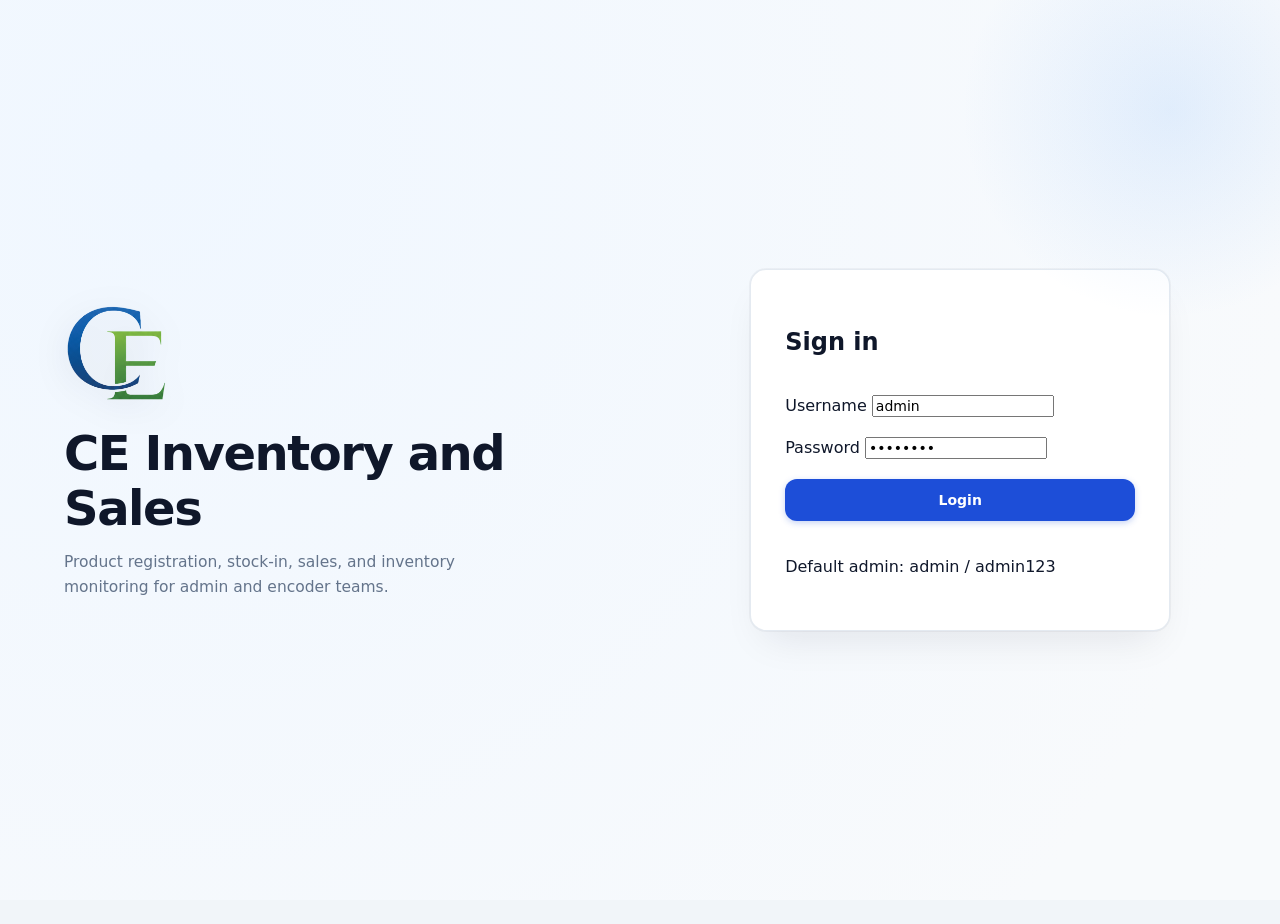
<file: Index.html>
<!doctype html>
<html>
<head>
  <meta charset="utf-8">
  <meta name="viewport" content="width=device-width, initial-scale=1">
  <title>CE Inventory and Sales</title>
  <link rel="stylesheet" href="styles.css">
</head>
<body>
  <main class="app-shell">
    <section class="login-view" id="loginView">
      <div class="brand-panel">
        <img class="brand-mark" src="assets/ce-logo.png" alt="CE logo">
        <h1>CE Inventory and Sales</h1>
        <p>Product registration, stock-in, sales, and inventory monitoring for admin and encoder teams.</p>
      </div>

      <form class="login-card" id="loginForm">
        <h2>Sign in</h2>
        <label>
          Username
          <input name="username" value="admin" required>
        </label>
        <label>
          Password
          <input name="password" type="password" value="admin123" required>
        </label>
        <button class="btn primary" type="submit">Login</button>
        <p class="form-note">Default admin: admin / admin123</p>
      </form>
    </section>

    <section class="dashboard hidden" id="dashboardView">
      <aside class="sidebar">
        <div class="sidebar-brand">
          <img src="assets/ce-logo.png" alt="CE logo">
          <div>
            <strong>CE Inventory</strong>
            <span id="roleLabel">Admin</span>
          </div>
        </div>
        <button class="nav-item active" data-view="overview">Dashboard</button>
        <button class="nav-item" data-view="products">Product Registration</button>
        <button class="nav-item" data-view="stock">Stock-In</button>
        <button class="nav-item" data-view="sales">Sales</button>
        <button class="nav-item" data-view="inventory">Inventory</button>
        <button class="nav-item admin-only" data-view="users">Users</button>
        <button class="nav-item logout" id="logoutButton">Logout</button>
      </aside>

      <section class="content">
        <header class="topbar">
          <div>
            <span class="eyebrow">Welcome</span>
            <h2 id="pageTitle">Dashboard</h2>
          </div>
          <div class="user-chip" id="userChip">Admin</div>
        </header>

        <section class="view active" id="overview">
          <div class="stat-grid">
            <article class="stat-card"><span>Products</span><strong id="statProducts">0</strong></article>
            <article class="stat-card green"><span>Total Stock</span><strong id="statStock">0</strong></article>
            <article class="stat-card"><span>Sales Amount</span><strong id="statSales">0.00</strong></article>
            <article class="stat-card alert"><span>Low Stock</span><strong id="statLow">0</strong></article>
          </div>
          <div class="panel">
            <div class="panel-head"><h3>Inventory Snapshot</h3></div>
            <div class="table-wrap">
              <table>
                <thead><tr><th>SKU</th><th>Product</th><th>Stock</th><th>Status</th></tr></thead>
                <tbody id="overviewRows"></tbody>
              </table>
            </div>
          </div>
        </section>

        <section class="view" id="products">
          <div class="panel">
            <div class="panel-head"><h3>Register Product</h3></div>
            <form class="form-grid" id="productForm">
              <input name="id" type="hidden">
              <label>SKU<input name="sku" required></label>
              <label>Product Name<input name="name" required></label>
              <label>Category<input name="category" required></label>
              <label>Unit<input name="unit" placeholder="pcs, box, kilo" required></label>
              <label>Selling Price<input name="price" type="number" min="0" step="0.01" required></label>
              <label>Beginning Stock<input name="beginningStock" type="number" min="0" required></label>
              <label>Low Stock Level<input name="lowStock" type="number" min="0" required></label>
              <label>Status<select name="status"><option>Active</option><option>Inactive</option></select></label>
              <button class="btn primary" type="submit" id="productSubmit">Save Product</button>
              <button class="btn ghost" type="button" data-reset-form="productForm">Clear</button>
            </form>
          </div>
          <div class="panel"><div class="table-wrap"><table><thead><tr><th>SKU</th><th>Name</th><th>Category</th><th>Price</th><th>Beginning</th><th>Status</th><th>Action</th></tr></thead><tbody id="productRows"></tbody></table></div></div>
        </section>

        <section class="view" id="stock">
          <div class="panel">
            <div class="panel-head"><h3>Stock-In Entry</h3></div>
            <form class="form-grid" id="stockForm">
              <label>Date<input name="date" type="date" required></label>
              <label>Product<select name="productId" required></select></label>
              <label>Quantity<input name="quantity" type="number" min="1" required></label>
              <label>Supplier<input name="supplier"></label>
              <label>Reference<input name="reference"></label>
              <button class="btn green" type="submit">Save Stock-In</button>
            </form>
          </div>
          <div class="panel"><div class="table-wrap"><table><thead><tr><th>Date</th><th>Product</th><th>Qty</th><th>Supplier</th><th>Encoded By</th></tr></thead><tbody id="stockRows"></tbody></table></div></div>
        </section>

        <section class="view" id="sales">
          <div class="panel">
            <div class="panel-head"><h3>Sales Entry</h3></div>
            <form class="form-grid" id="salesForm">
              <label>Date<input name="date" type="date" required></label>
              <label>Product<select name="productId" required></select></label>
              <label>Quantity<input name="quantity" type="number" min="1" required></label>
              <label>Price<input name="price" type="number" min="0" step="0.01"></label>
              <label>Customer<input name="customer"></label>
              <button class="btn primary" type="submit">Save Sale</button>
            </form>
          </div>
          <div class="panel"><div class="table-wrap"><table><thead><tr><th>Date</th><th>Product</th><th>Qty</th><th>Total</th><th>Encoded By</th></tr></thead><tbody id="salesRows"></tbody></table></div></div>
        </section>

        <section class="view" id="inventory">
          <div class="panel">
            <div class="panel-head"><h3>Inventory</h3><input class="search" id="inventorySearch" placeholder="Search product"></div>
            <div class="table-wrap"><table><thead><tr><th>SKU</th><th>Product</th><th>Stock-In</th><th>Sold</th><th>Current</th><th>Status</th></tr></thead><tbody id="inventoryRows"></tbody></table></div>
          </div>
        </section>

        <section class="view" id="users">
          <div class="panel">
            <div class="panel-head"><h3>Create User</h3></div>
            <form class="form-grid" id="userForm">
              <input name="id" type="hidden">
              <label>Name<input name="name" required></label>
              <label>Username<input name="username" required></label>
              <label>Password<input name="password" type="password" placeholder="Leave blank to keep current password"></label>
              <label>Role<select name="role"><option>Staff</option><option>Admin</option></select></label>
              <label>Status<select name="status"><option>Active</option><option>Inactive</option></select></label>
              <button class="btn primary" type="submit" id="userSubmit">Create User</button>
              <button class="btn ghost" type="button" data-reset-form="userForm">Clear</button>
            </form>
          </div>
          <div class="panel"><div class="table-wrap"><table><thead><tr><th>Name</th><th>Username</th><th>Role</th><th>Status</th><th>Action</th></tr></thead><tbody id="userRows"></tbody></table></div></div>
        </section>
      </section>
    </section>
  </main>
  <div class="toast" id="toast"></div>
  <script src="app.js"></script>
</body>
</html>
</file>
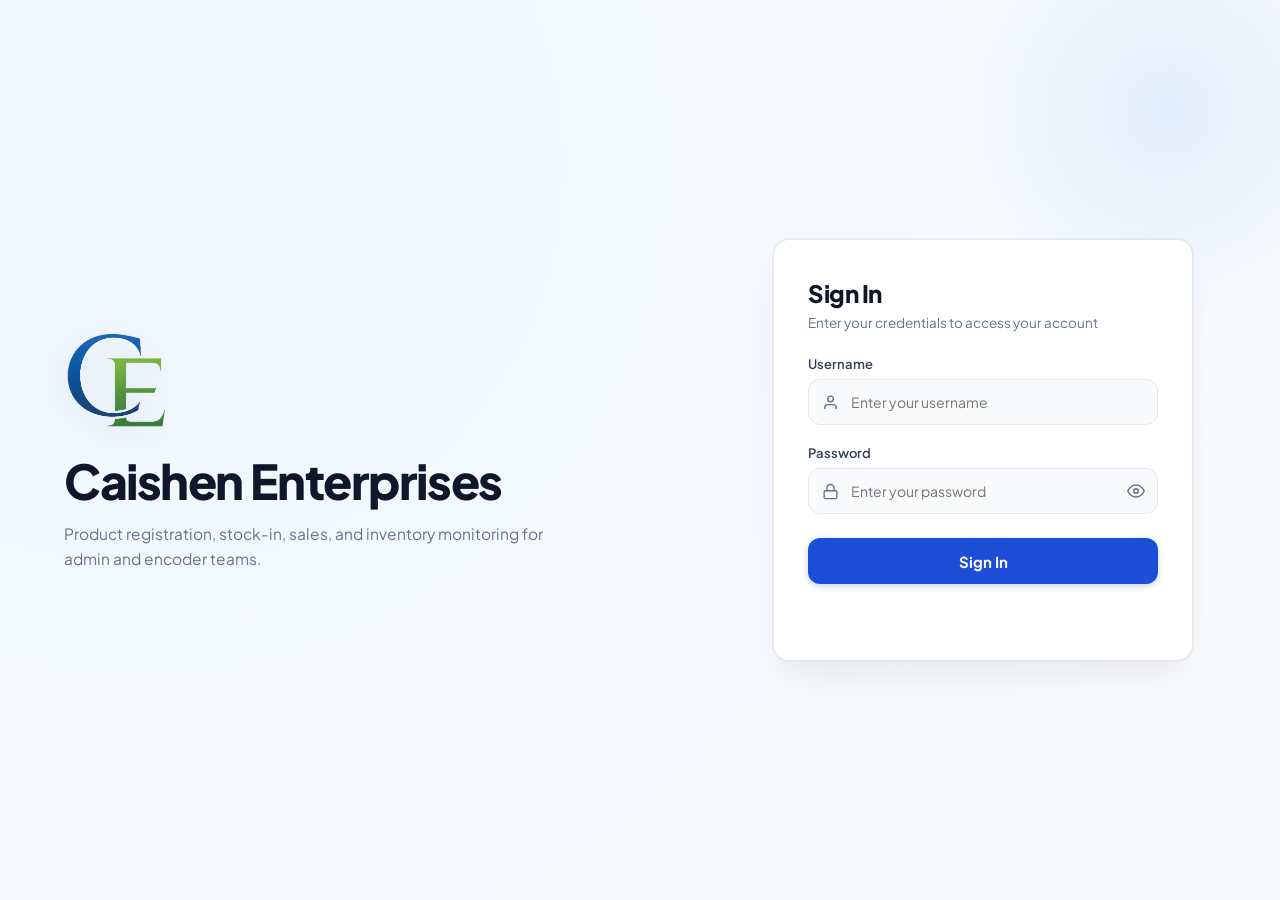
<file: index.html>
<!doctype html>
<html>
<head>
  <meta charset="utf-8">
  <meta name="viewport" content="width=device-width, initial-scale=1, viewport-fit=cover">
  <title>Caishen Enterprises</title>
  <link rel="preconnect" href="https://fonts.googleapis.com">
  <link rel="preconnect" href="https://fonts.gstatic.com" crossorigin>
  <link href="https://fonts.googleapis.com/css2?family=Plus+Jakarta+Sans:wght@400;500;600;700;800&display=swap" rel="stylesheet">
  <link rel="icon" type="image/png" href="assets/ce-logo.png">
  <link rel="apple-touch-icon" href="assets/ce-logo.png">
  <link rel="stylesheet" href="styles.css?v=20260904-0325">
</head>
<body>
  <!-- Global Loading Spinner Overlay -->
  <div class="global-loading-overlay hidden" id="globalLoadingOverlay" role="status" aria-live="polite">
    <div class="spinner-card">
      <div class="spinner-ring"></div>
      <div class="spinner-text" id="globalLoadingText">Processing request...</div>
    </div>
  </div>

  <!-- Centralized Floating Toast Notification -->
  <div class="toast-container" id="toastContainer">
    <div class="toast hidden" id="toast" role="alert">
      <span class="toast-icon" id="toastIcon">
        <svg viewBox="0 0 24 24" fill="none" stroke="currentColor" stroke-width="2.5"><polyline points="20 6 9 17 4 12"></polyline></svg>
      </span>
      <span class="toast-message" id="toastMessage"></span>
    </div>
  </div>

  <main class="app-shell">
    <section class="login-view" id="loginView">
      <div class="brand-panel">
        <img class="brand-mark" src="assets/ce-logo.png" alt="CE logo">
        <h1>Caishen Enterprises</h1>
        <p>Product registration, stock-in, sales, and inventory monitoring for admin and encoder teams.</p>
      </div>

      <div class="login-card-wrap">
        <form class="login-card" id="loginForm" method="post" action="#" onsubmit="return false;">
          <div class="card-head">
            <h2>Sign In</h2>
            <p>Enter your credentials to access your account</p>
          </div>

          <div class="form-group">
            <label for="loginUsername">Username</label>
            <div class="input-with-icon">
              <span class="field-icon">
                <svg viewBox="0 0 24 24" fill="none" stroke="currentColor" stroke-width="2">
                  <path d="M20 21v-2a4 4 0 0 0-4-4H8a4 4 0 0 0-4 4v2"></path>
                  <circle cx="12" cy="7" r="4"></circle>
                </svg>
              </span>
              <input id="loginUsername" name="username" type="text" placeholder="Enter your username" autocomplete="username" required>
            </div>
          </div>

          <div class="form-group">
            <label for="loginPassword">Password</label>
            <div class="input-with-icon password-input-wrap">
              <span class="field-icon">
                <svg viewBox="0 0 24 24" fill="none" stroke="currentColor" stroke-width="2">
                  <rect x="3" y="11" width="18" height="11" rx="2" ry="2"></rect>
                  <path d="M7 11V7a5 5 0 0 1 10 0v4"></path>
                </svg>
              </span>
              <input id="loginPassword" name="password" type="password" placeholder="Enter your password" autocomplete="current-password" required>
              <button type="button" class="password-toggle-btn" id="togglePasswordBtn" aria-label="Show password" title="Toggle password visibility">
                <svg class="eye-icon eye-show" viewBox="0 0 24 24" fill="none" stroke="currentColor" stroke-width="2">
                  <path d="M1 12s4-8 11-8 11 8 11 8-4 8-11 8-11-8-11-8z"></path>
                  <circle cx="12" cy="12" r="3"></circle>
                </svg>
                <svg class="eye-icon eye-hide hidden" viewBox="0 0 24 24" fill="none" stroke="currentColor" stroke-width="2">
                  <path d="M17.94 17.94A10.07 10.07 0 0 1 12 20c-7 0-11-8-11-8a18.45 18.45 0 0 1 5.06-5.94M9.9 4.24A9.12 9.12 0 0 1 12 4c7 0 11 8 11 8a18.5 18.5 0 0 1-2.16 3.19m-6.72-1.07a3 3 0 1 1-4.24-4.24"></path>
                  <line x1="1" y1="1" x2="23" y2="23"></line>
                </svg>
              </button>
            </div>
          </div>

          <button class="btn primary has-spinner login-submit-btn" type="button" id="loginButton" onclick="submitLogin(event)">
            <span class="btn-text">Sign In</span>
            <span class="btn-spinner hidden"></span>
          </button>

          <p class="form-status" id="loginStatus"></p>
        </form>
      </div>
    </section>

    <section class="dashboard hidden" id="dashboardView">
      <!-- Mobile Top Navigation Header -->
      <header class="mobile-nav">
        <button class="mobile-nav-toggle" id="mobileMenuBtn" type="button" aria-label="Toggle navigation menu">
          <svg viewBox="0 0 24 24" fill="none" stroke="currentColor" stroke-width="2"><line x1="3" y1="12" x2="21" y2="12"></line><line x1="3" y1="6" x2="21" y2="6"></line><line x1="3" y1="18" x2="21" y2="18"></line></svg>
        </button>
        <div class="mobile-brand">
          <img src="assets/ce-logo.png" alt="CE logo">
          <strong>Caishen</strong>
        </div>
        <div class="calendar-picker-wrap" id="calendarPickerWrap">
          <button class="mobile-date-control-btn" id="calendarToggleBtn" type="button" aria-label="Select dashboard date" title="Filter dashboard by date">
            <svg viewBox="0 0 24 24" fill="none" stroke="currentColor" stroke-width="2" stroke-linecap="round" stroke-linejoin="round">
              <rect x="3" y="4" width="18" height="18" rx="3"></rect>
              <line x1="16" y1="2" x2="16" y2="6"></line>
              <line x1="8" y1="2" x2="8" y2="6"></line>
              <line x1="3" y1="10" x2="21" y2="10"></line>
              <path d="M8 14h.01M12 14h.01M16 14h.01M8 18h.01M12 18h.01M16 18h.01" stroke-width="2.5"></path>
            </svg>
            <span class="calendar-active-dot hidden" id="calendarActiveDot"></span>
          </button>
          <div class="smooth-calendar-dropdown hidden" id="customCalendarDropdown" role="dialog" aria-modal="true">
            <div class="cal-header">
              <button type="button" class="cal-nav-btn" id="calPrevMonth" aria-label="Previous month">
                <svg viewBox="0 0 24 24" fill="none" stroke="currentColor" stroke-width="2.5"><polyline points="15 18 9 12 15 6"></polyline></svg>
              </button>
              <span class="cal-month-title" id="calMonthTitle">September 2026</span>
              <button type="button" class="cal-nav-btn" id="calNextMonth" aria-label="Next month">
                <svg viewBox="0 0 24 24" fill="none" stroke="currentColor" stroke-width="2.5"><polyline points="9 18 15 12 9 6"></polyline></svg>
              </button>
            </div>
            <div class="cal-weekdays">
              <span>Su</span><span>Mo</span><span>Tu</span><span>We</span><span>Th</span><span>Fr</span><span>Sa</span>
            </div>
            <div class="cal-days-grid" id="calDaysGrid"></div>
            <div class="cal-footer">
              <button type="button" class="cal-footer-btn clear" id="calClearBtn">All Dates</button>
              <button type="button" class="cal-footer-btn today" id="calTodayBtn">Today</button>
            </div>
          </div>
        </div>
      </header>
      <div class="sidebar-backdrop" id="sidebarBackdrop"></div>

      <aside class="sidebar" id="appSidebar">
        <div class="sidebar-brand">
          <img src="assets/ce-logo.png" alt="CE logo">
          <div>
            <strong>Caishen Enterprises</strong>
            <span id="roleLabel">Admin</span>
          </div>
        </div>
        <nav class="sidebar-nav">
          <button class="nav-item active" data-view="overview" type="button">
            <svg class="nav-icon" viewBox="0 0 24 24" fill="none" stroke="currentColor" stroke-width="2"><rect x="3" y="3" width="7" height="9"></rect><rect x="14" y="3" width="7" height="5"></rect><rect x="14" y="12" width="7" height="9"></rect><rect x="3" y="16" width="7" height="5"></rect></svg>
            <span>Dashboard</span>
          </button>
          <button class="nav-item" data-view="products" type="button">
            <svg class="nav-icon" viewBox="0 0 24 24" fill="none" stroke="currentColor" stroke-width="2"><path d="M21 16V8a2 2 0 0 0-1-1.73l-7-4a2 2 0 0 0-2 0l-7 4A2 2 0 0 0 3 8v8a2 2 0 0 0 1 1.73l7 4a2 2 0 0 0 2 0l7-4A2 2 0 0 0 21 16z"></path><polyline points="3.27 6.96 12 12.01 20.73 6.96"></polyline><line x1="12" y1="22.08" x2="12" y2="12"></line></svg>
            <span>Products</span>
          </button>
          <button class="nav-item" data-view="stock" type="button">
            <svg class="nav-icon" viewBox="0 0 24 24" fill="none" stroke="currentColor" stroke-width="2"><path d="M7 11l5-5 5 5M12 6v12"></path><rect x="4" y="18" width="16" height="3" rx="1"></rect></svg>
            <span>Stock-In</span>
          </button>
          <button class="nav-item" data-view="sales" type="button">
            <svg class="nav-icon" viewBox="0 0 24 24" fill="none" stroke="currentColor" stroke-width="2"><circle cx="9" cy="21" r="1"></circle><circle cx="20" cy="21" r="1"></circle><path d="M1 1h4l2.68 13.39a2 2 0 0 0 2 1.61h9.72a2 2 0 0 0 2-1.61L23 6H6"></path></svg>
            <span>Sales</span>
          </button>
          <button class="nav-item" data-view="inventory" type="button">
            <svg class="nav-icon" viewBox="0 0 24 24" fill="none" stroke="currentColor" stroke-width="2"><path d="M3 3v18h18"></path><path d="M18 17V9"></path><path d="M13 17V5"></path><path d="M8 17v-3"></path></svg>
            <span>Inventory</span>
          </button>
          <button class="nav-item admin-only" data-view="users" type="button">
            <svg class="nav-icon" viewBox="0 0 24 24" fill="none" stroke="currentColor" stroke-width="2"><path d="M17 21v-2a4 4 0 0 0-4-4H5a4 4 0 0 0-4 4v2"></path><circle cx="9" cy="7" r="4"></circle><path d="M23 21v-2a4 4 0 0 0-3-3.87"></path><path d="M16 3.13a4 4 0 0 1 0 7.75"></path></svg>
            <span>Users</span>
          </button>
        </nav>
        <button class="nav-item logout" id="logoutButton" type="button">
          <svg class="nav-icon" viewBox="0 0 24 24" fill="none" stroke="currentColor" stroke-width="2"><path d="M9 21H5a2 2 0 0 1-2-2V5a2 2 0 0 1 2-2h4"></path><polyline points="16 17 21 12 16 7"></polyline><line x1="21" y1="12" x2="9" y2="12"></line></svg>
          <span>Logout</span>
        </button>
      </aside>

      <section class="content">
        <header class="topbar">
          <div>
            <span class="eyebrow">Welcome</span>
            <h2 id="pageTitle">Dashboard</h2>
          </div>
          <div class="user-chip" id="userChip">Admin</div>
        </header>

        <section class="view active" id="overview">
          <div class="stat-grid">
            <article class="stat-card">
              <div class="stat-header">
                <span>Products</span>
                <div class="stat-icon-wrap blue">
                  <svg viewBox="0 0 24 24" fill="none" stroke="currentColor" stroke-width="2"><path d="M20.24 12.24a6 6 0 0 0-8.49-8.49L5 10.5V19h8.5z"></path><line x1="16" y1="8" x2="2" y2="22"></line><line x1="17.5" y1="15" x2="9" y2="15"></line></svg>
                </div>
              </div>
              <strong id="statProducts">0</strong>
              <div class="stat-meta">Active catalog items</div>
            </article>
            <article class="stat-card green">
              <div class="stat-header">
                <span>Total Stock</span>
                <div class="stat-icon-wrap green">
                  <svg viewBox="0 0 24 24" fill="none" stroke="currentColor" stroke-width="2"><polyline points="22 12 18 12 15 21 9 3 6 12 2 12"></polyline></svg>
                </div>
              </div>
              <strong id="statStock">0</strong>
              <div class="stat-meta">Units in warehouse</div>
            </article>
            <article class="stat-card">
              <div class="stat-header">
                <span>Sales Amount</span>
                <div class="stat-icon-wrap amber">
                  <svg viewBox="0 0 24 24" fill="none" stroke="currentColor" stroke-width="2"><line x1="12" y1="1" x2="12" y2="23"></line><path d="M17 5H9.5a3.5 3.5 0 0 0 0 7h5a3.5 3.5 0 0 1 0 7H6"></path></svg>
                </div>
              </div>
              <strong id="statSales">0.00</strong>
              <div class="stat-meta" id="statSalesMeta">Selected date gross revenue</div>
            </article>
            <article class="stat-card alert">
              <div class="stat-header">
                <span>Low Stock</span>
                <div class="stat-icon-wrap red">
                  <svg viewBox="0 0 24 24" fill="none" stroke="currentColor" stroke-width="2"><path d="M10.29 3.86L1.82 18a2 2 0 0 0 1.71 3h16.94a2 2 0 0 0 1.71-3L13.71 3.86a2 2 0 0 0-3.42 0z"></path><line x1="12" y1="9" x2="12" y2="13"></line><line x1="12" y1="17" x2="12.01" y2="17"></line></svg>
                </div>
              </div>
              <strong id="statLow">0</strong>
              <div class="stat-meta">Items below threshold</div>
            </article>
          </div>

          <!-- Sales for the Last 7 Days Panel -->
          <div class="panel sales-7days-panel" id="sales7DaysPanel">
            <div class="panel-head">
              <div>
                <h3>Sales for the Last 7 Days</h3>
                <p class="panel-sub" id="sales7DaysSub">Daily revenue trends and transaction volume</p>
              </div>
              <div class="sales-7days-total">
                <span class="total-label">7-Day Total</span>
                <strong class="total-amount" id="sales7DaysTotal">₱0.00</strong>
              </div>
            </div>
            <div class="sales-7days-body">
              <div class="sales-7days-chart" id="sales7DaysChart">
                <!-- 7 Daily Columns -->
              </div>
            </div>
          </div>

          <div class="panel">
            <div class="panel-head">
              <div>
                <h3>Inventory Snapshot</h3>
                <p class="panel-sub">Recent stock levels and health check</p>
              </div>
            </div>
            <div class="table-wrap">
              <table>
                <thead><tr><th>SKU</th><th>Product</th><th>Stock</th><th>Status</th></tr></thead>
                <tbody id="overviewRows"></tbody>
              </table>
            </div>
          </div>
        </section>

        <section class="view" id="products">
          <div class="panel">
            <div class="panel-head">
              <div>
                <h3>Product Catalog</h3>
                <p class="panel-sub">Manage registered inventory items, pricing, and stock limits</p>
              </div>
              <button class="btn primary" type="button" data-open-modal="productModal">
                <svg class="btn-icon" viewBox="0 0 24 24" fill="none" stroke="currentColor" stroke-width="2.5"><line x1="12" y1="5" x2="12" y2="19"></line><line x1="5" y1="12" x2="19" y2="12"></line></svg>
                <span>Add Product</span>
              </button>
            </div>
            <div class="table-wrap desktop-table">
              <table>
                <thead><tr><th>SKU</th><th>Name</th><th>Category</th><th>Price</th><th>Status</th><th>Action</th></tr></thead>
                <tbody id="productRows"></tbody>
              </table>
            </div>
            <div class="mobile-cards" id="productCards"></div>
          </div>
        </section>

        <section class="view" id="stock">
          <div class="panel">
            <div class="panel-head">
              <div>
                <h3>Stock-In Logs</h3>
                <p class="panel-sub">Historical logs of inbound warehouse receipts and supplies</p>
              </div>
              <button class="btn green" type="button" data-open-modal="stockModal">
                <svg class="btn-icon" viewBox="0 0 24 24" fill="none" stroke="currentColor" stroke-width="2.5"><line x1="12" y1="5" x2="12" y2="19"></line><line x1="5" y1="12" x2="19" y2="12"></line></svg>
                <span>Add Stock-In</span>
              </button>
            </div>
            <div class="table-wrap desktop-table">
              <table>
                <thead><tr><th>Date</th><th>Product</th><th>Qty</th><th>Supplier</th><th>Ref / PO #</th><th>Encoded By</th><th>Status</th><th>Action</th></tr></thead>
                <tbody id="stockRows"></tbody>
              </table>
            </div>
            <div class="mobile-cards" id="stockCards"></div>
          </div>
        </section>

        <section class="view" id="sales">
          <div class="panel">
            <div class="panel-head">
              <div>
                <h3>Sales Transactions</h3>
                <p class="panel-sub">Track customer purchases and outgoing product volume</p>
              </div>
              <button class="btn primary" type="button" data-open-modal="salesModal">
                <svg class="btn-icon" viewBox="0 0 24 24" fill="none" stroke="currentColor" stroke-width="2.5"><line x1="12" y1="5" x2="12" y2="19"></line><line x1="5" y1="12" x2="19" y2="12"></line></svg>
                <span>Record Sale</span>
              </button>
            </div>
            <div class="table-wrap desktop-table">
              <table>
                <thead><tr><th>Date</th><th>Product</th><th>Customer</th><th>Qty</th><th>Total</th><th>Encoded By</th><th>Status</th><th>Action</th></tr></thead>
                <tbody id="salesRows"></tbody>
              </table>
            </div>
            <div class="mobile-cards" id="salesCards"></div>
          </div>
        </section>

        <section class="view" id="inventory">
          <div class="panel">
            <div class="panel-head wrap-mobile">
              <div>
                <h3>Inventory Balances</h3>
                <p class="panel-sub">Real-time stock reconciliation and depletion rates</p>
              </div>
              <div class="search-wrap">
                <svg class="search-icon" viewBox="0 0 24 24" fill="none" stroke="currentColor" stroke-width="2"><circle cx="11" cy="11" r="8"></circle><line x1="21" y1="21" x2="16.65" y2="16.65"></line></svg>
                <input class="search" id="inventorySearch" placeholder="Filter by SKU or Product name...">
              </div>
            </div>
            <div class="table-wrap desktop-table">
              <table>
                <thead><tr><th>SKU</th><th>Product</th><th>Stock-In</th><th>Sold</th><th>Current</th><th>Status</th></tr></thead>
                <tbody id="inventoryRows"></tbody>
              </table>
            </div>
            <div class="mobile-cards" id="inventoryCards"></div>
          </div>
        </section>

        <section class="view" id="users">
          <div class="panel">
            <div class="panel-head">
              <div>
                <h3>User Accounts</h3>
                <p class="panel-sub">Configure system access permissions and credentials</p>
              </div>
              <button class="btn primary" type="button" data-open-modal="userModal">
                <svg class="btn-icon" viewBox="0 0 24 24" fill="none" stroke="currentColor" stroke-width="2.5"><line x1="12" y1="5" x2="12" y2="19"></line><line x1="5" y1="12" x2="19" y2="12"></line></svg>
                <span>Add User</span>
              </button>
            </div>
            <div class="table-wrap desktop-table">
              <table>
                <thead><tr><th>Name</th><th>Username</th><th>Role</th><th>Status</th><th>Action</th></tr></thead>
                <tbody id="userRows"></tbody>
              </table>
            </div>
            <div class="mobile-cards" id="userCards"></div>
          </div>
        </section>
      </section>
    </section>
  </main>

  <!-- MODAL DIALOGS -->

  <!-- Confirmation Modal -->
  <div class="modal-backdrop hidden" id="confirmModal" role="dialog" aria-modal="true" aria-labelledby="confirmItemTitle">
    <div class="modal-card modal-sm">
      <div class="modal-header">
        <h3 id="confirmModalHeading">Confirm Action</h3>
        <button class="modal-close-btn" type="button" data-close-modal="confirmModal" aria-label="Close dialog">&times;</button>
      </div>
      <div class="modal-body confirm-modal-body">
        <div class="confirm-icon-wrap">
          <svg viewBox="0 0 24 24" fill="none" stroke="currentColor" stroke-width="2">
            <path d="M10.29 3.86L1.82 18a2 2 0 0 0 1.71 3h16.94a2 2 0 0 0 1.71-3L13.71 3.86a2 2 0 0 0-3.42 0z"></path>
            <line x1="12" y1="9" x2="12" y2="13"></line>
            <line x1="12" y1="17" x2="12.01" y2="17"></line>
          </svg>
        </div>
        <h4 class="confirm-item-title" id="confirmItemTitle">Delete Item?</h4>
        <p class="confirm-item-desc" id="confirmItemDesc">Are you sure you want to delete this item? It will be marked as Inactive (soft delete).</p>
      </div>
      <div class="modal-footer confirm-footer">
        <button class="btn ghost" type="button" data-close-modal="confirmModal">Cancel</button>
        <button class="btn danger has-spinner" type="button" id="confirmDeleteBtn">
          <span class="btn-text">Yes, Delete</span>
          <span class="btn-spinner hidden"></span>
        </button>
      </div>
    </div>
  </div>

  <!-- Product Modal -->
  <div class="modal-backdrop hidden" id="productModal" role="dialog" aria-modal="true" aria-labelledby="productModalTitle">
    <div class="modal-card">
      <div class="modal-header">
        <div>
          <h3 id="productModalTitle">Register Product</h3>
          <p class="modal-sub">Create or update product specifications in catalog</p>
        </div>
        <button class="modal-close-btn" type="button" data-close-modal="productModal" aria-label="Close dialog">&times;</button>
      </div>
      <form class="form-grid modal-body" id="productForm" method="post" action="#" onsubmit="return false;">
        <input name="id" type="hidden">
        <input name="sku" type="hidden" value="Auto-generated">
        <label class="full-width">
          <span>Product Name <mark>*</mark></span>
          <input name="name" placeholder="e.g. Premium White Rice" required>
        </label>
        <label>
          <span>Category <mark>*</mark></span>
          <select name="category" required>
            <option value="">Select category</option>
            <option>Supplies</option>
            <option>Rice</option>
            <option>Water</option>
            <option>Catering</option>
          </select>
        </label>
        <label>
          <span>Unit of Measure <mark>*</mark></span>
          <select name="unit" required>
            <option value="">Select unit</option>
            <option>pc/s</option>
            <option>box/es</option>
            <option>pack/s</option>
            <option>sack/s</option>
            <option>bottle/s</option>
            <option>case/s</option>
            <option>set/s</option>
            <option>roll/s</option>
            <option>pair/s</option>
            <option>kg</option>
            <option>gram/s</option>
            <option>liter/s</option>
            <option>meter/s</option>
          </select>
        </label>
        <label>
          <span>Selling Price (₱) <mark>*</mark></span>
          <input name="price" type="number" min="0" step="0.01" placeholder="0.00" required>
        </label>
        <label>
          <span>Beginning Stock <mark>*</mark></span>
          <input name="beginningStock" type="number" min="0" placeholder="0" required>
        </label>
        <label>
          <span>Low Stock Warning Level <mark>*</mark></span>
          <input name="lowStock" type="number" min="0" placeholder="5" required>
        </label>
        <label>
          <span>Status</span>
          <select name="status">
            <option>Active</option>
            <option>Inactive</option>
          </select>
        </label>
        <div class="modal-footer full-width">
          <button class="btn ghost" type="button" data-reset-form="productForm" data-close-modal="productModal">Cancel</button>
          <button class="btn primary has-spinner" type="submit" id="productSubmit">
            <span class="btn-text">Save Product</span>
            <span class="btn-spinner hidden"></span>
          </button>
        </div>
      </form>
    </div>
  </div>

  <!-- Stock-In Modal -->
  <div class="modal-backdrop hidden" id="stockModal" role="dialog" aria-modal="true" aria-labelledby="stockModalTitle">
    <div class="modal-card">
      <div class="modal-header">
        <div>
          <h3 id="stockModalTitle">Stock-In Entry</h3>
          <p class="modal-sub">Receive new stock inventory into warehouse</p>
        </div>
        <button class="modal-close-btn" type="button" data-close-modal="stockModal" aria-label="Close dialog">&times;</button>
      </div>
      <form class="form-grid modal-body" id="stockForm" method="post" action="#" onsubmit="return false;">
        <input name="id" type="hidden">
        <label>
          <span>Receipt Date <mark>*</mark></span>
          <input name="date" type="date" required>
        </label>
        <label>
          <span>Product <mark>*</mark></span>
          <select name="productId" required></select>
        </label>
        <label>
          <span>Quantity Received <mark>*</mark></span>
          <input name="quantity" type="number" min="1" placeholder="1" required>
        </label>
        <label>
          <span>Supplier Name</span>
          <input name="supplier" placeholder="e.g. Acme Wholesale">
        </label>
        <label>
          <span>Reference / PO #</span>
          <input name="reference" placeholder="e.g. PO-84920">
        </label>
        <div class="modal-footer full-width">
          <button class="btn ghost" type="button" data-reset-form="stockForm" data-close-modal="stockModal">Cancel</button>
          <button class="btn green has-spinner" type="submit" id="stockSubmit">
            <span class="btn-text">Save Stock-In</span>
            <span class="btn-spinner hidden"></span>
          </button>
        </div>
      </form>
    </div>
  </div>

  <!-- Sales Modal -->
  <div class="modal-backdrop hidden" id="salesModal" role="dialog" aria-modal="true" aria-labelledby="salesModalTitle">
    <div class="modal-card">
      <div class="modal-header">
        <div>
          <h3 id="salesModalTitle">Sales Entry</h3>
          <p class="modal-sub">Record outgoing sales order and customer billing</p>
        </div>
        <button class="modal-close-btn" type="button" data-close-modal="salesModal" aria-label="Close dialog">&times;</button>
      </div>
      <form class="form-grid modal-body" id="salesForm" method="post" action="#" onsubmit="return false;">
        <input name="id" type="hidden">
        <label>
          <span>Transaction Date <mark>*</mark></span>
          <input name="date" type="date" required>
        </label>
        <label>
          <span>Product <mark>*</mark></span>
          <select name="productId" required></select>
        </label>
        <label>
          <span>Quantity Sold <mark>*</mark></span>
          <input name="quantity" type="number" min="1" placeholder="1" required>
        </label>
        <label>
          <span>Unit Price (optional override)</span>
          <input name="price" type="number" min="0" step="0.01" placeholder="Leave empty for catalog price">
        </label>
        <label>
          <span>Customer Name</span>
          <input name="customer" placeholder="e.g. Walk-in Customer">
        </label>
        <div class="modal-footer full-width">
          <button class="btn ghost" type="button" data-reset-form="salesForm" data-close-modal="salesModal">Cancel</button>
          <button class="btn primary has-spinner" type="submit" id="salesSubmit">
            <span class="btn-text">Save Sale</span>
            <span class="btn-spinner hidden"></span>
          </button>
        </div>
      </form>
    </div>
  </div>

  <!-- User Modal -->
  <div class="modal-backdrop hidden" id="userModal" role="dialog" aria-modal="true" aria-labelledby="userModalTitle">
    <div class="modal-card">
      <div class="modal-header">
        <div>
          <h3 id="userModalTitle">Create User</h3>
          <p class="modal-sub">Grant staff or admin access to the application</p>
        </div>
        <button class="modal-close-btn" type="button" data-close-modal="userModal" aria-label="Close dialog">&times;</button>
      </div>
      <form class="form-grid modal-body" id="userForm" method="post" action="#" onsubmit="return false;">
        <input name="id" type="hidden">
        <label>
          <span>Full Name <mark>*</mark></span>
          <input name="name" placeholder="e.g. Juan dela Cruz" required>
        </label>
        <label>
          <span>Username <mark>*</mark></span>
          <input name="username" placeholder="e.g. jdelacruz" required>
        </label>
        <label>
          <span>Password</span>
          <input name="password" type="password" placeholder="Leave blank to keep existing password">
        </label>
        <label>
          <span>Role</span>
          <select name="role">
            <option>Staff</option>
            <option>Admin</option>
          </select>
        </label>
        <label>
          <span>Status</span>
          <select name="status">
            <option>Active</option>
            <option>Inactive</option>
          </select>
        </label>
        <div class="modal-footer full-width">
          <button class="btn ghost" type="button" data-reset-form="userForm" data-close-modal="userModal">Cancel</button>
          <button class="btn primary has-spinner" type="submit" id="userSubmit">
            <span class="btn-text">Create User</span>
            <span class="btn-spinner hidden"></span>
          </button>
        </div>
      </form>
    </div>
  </div>

  <script src="app.js?v=20260904-0325"></script>
</body>
</html>
</file>
<file: styles.css>
:root {
  --ce-blue: #1d4ed8;
  --ce-blue-dark: #0f172a;
  --ce-blue-light: #2563eb;
  --ce-blue-soft: #eff6ff;
  --ce-blue-border: #bfdbfe;
  --ce-green: #10b981;
  --ce-green-dark: #047857;
  --ce-green-soft: #ecfdf5;
  --ce-amber: #f59e0b;
  --ce-amber-soft: #fffbeb;
  --ink: #0f172a;
  --ink-light: #334155;
  --muted: #64748b;
  --muted-light: #94a3b8;
  --line: #e2e8f0;
  --line-strong: #cbd5e1;
  --surface: #ffffff;
  --surface-alt: #f8fafc;
  --page: #f1f5f9;
  --danger: #ef4444;
  --danger-soft: #fef2f2;
  --shadow-sm: 0 1px 3px rgba(15, 23, 42, 0.06);
  --shadow: 0 4px 12px -2px rgba(15, 23, 42, 0.08), 0 2px 6px -2px rgba(15, 23, 42, 0.04);
  --shadow-lg: 0 12px 30px -4px rgba(15, 23, 42, 0.12), 0 4px 12px -2px rgba(15, 23, 42, 0.06);
  --shadow-modal: 0 25px 50px -12px rgba(15, 23, 42, 0.25);
  --radius-sm: 8px;
  --radius-md: 12px;
  --radius-lg: 16px;
  --radius-full: 9999px;
  --ease-inertial: cubic-bezier(0.16, 1, 0.3, 1);
  font-family: 'Plus Jakarta Sans', system-ui, -apple-system, BlinkMacSystemFont, 'Segoe UI', Roboto, sans-serif;
}

* {
  box-sizing: border-box;
  -webkit-font-smoothing: antialiased;
  -moz-osx-font-smoothing: grayscale;
}

html, body {
  margin: 0;
  padding: 0;
  min-height: 100vh;
  color: var(--ink);
  background-color: var(--page);
  font-family: inherit;
  scroll-behavior: smooth;
  -webkit-overflow-scrolling: touch;
  scrollbar-width: thin;
  scrollbar-color: #cbd5e1 transparent;
}

/* Global Custom Smooth Scrollbar */
::-webkit-scrollbar {
  width: 6px;
  height: 6px;
}

::-webkit-scrollbar-track {
  background: transparent;
}

::-webkit-scrollbar-thumb {
  background: #cbd5e1;
  border-radius: var(--radius-full);
  transition: background 0.2s var(--ease-inertial);
}

::-webkit-scrollbar-thumb:hover {
  background: #94a3b8;
}

button, input, select, textarea {
  font-family: inherit;
  font-size: 14px;
}

.hidden {
  display: none !important;
}

/* ==========================================================================
   GLOBAL LOADING SPINNER OVERLAY
   ========================================================================== */
.global-loading-overlay {
  display: none !important;
}

.spinner-card {
  background: transparent;
  padding: 16px;
  border-radius: 0;
  box-shadow: none;
  border: none;
  display: flex;
  flex-direction: column;
  align-items: center;
  gap: 16px;
  animation: modalPop 0.25s var(--ease-inertial);
}

.spinner-ring {
  width: 44px;
  height: 44px;
  border: 4px solid rgba(255, 255, 255, 0.22);
  border-top-color: #60a5fa;
  border-right-color: #3b82f6;
  border-radius: 50%;
  animation: spin 0.75s linear infinite;
  filter: drop-shadow(0 0 12px rgba(59, 130, 246, 0.45));
}

.spinner-ring.sm {
  width: 18px;
  height: 18px;
  border-width: 2.5px;
  filter: none;
}

.spinner-text {
  font-size: 15px;
  font-weight: 600;
  color: #ffffff;
  letter-spacing: -0.01em;
  text-shadow: 0 1px 4px rgba(0, 0, 0, 0.5);
}

@keyframes spin {
  to { transform: rotate(360deg); }
}

@keyframes modalPop {
  from { opacity: 0; transform: scale(0.94) translateY(8px); }
  to { opacity: 1; transform: scale(1) translateY(0); }
}

/* ==========================================================================
   CENTRALIZED FLOATING TOAST NOTIFICATION
   ========================================================================== */
.toast-container {
  position: fixed;
  top: 24px;
  left: 50%;
  transform: translateX(-50%);
  z-index: 10000;
  pointer-events: none;
  width: max-content;
  max-width: calc(100vw - 32px);
  display: flex;
  justify-content: center;
}

.toast {
  display: inline-flex;
  align-items: center;
  gap: 10px;
  padding: 10px 20px;
  background: var(--ce-blue-dark);
  color: #ffffff;
  border-radius: var(--radius-full);
  box-shadow: 0 12px 30px -4px rgba(15, 23, 42, 0.35), 0 0 0 1px rgba(255, 255, 255, 0.1);
  font-size: 13.5px;
  font-weight: 600;
  white-space: nowrap;
  max-width: 100%;
  opacity: 0;
  transform: translateY(-16px) scale(0.95);
  pointer-events: none;
  transition: all 0.28s var(--ease-inertial);
}

.toast-message {
  white-space: nowrap;
  overflow: hidden;
  text-overflow: ellipsis;
}

.toast.show {
  opacity: 1;
  transform: translateY(0) scale(1);
  pointer-events: auto;
}

.toast-icon {
  display: flex;
  align-items: center;
  justify-content: center;
  width: 22px;
  height: 22px;
  border-radius: 50%;
  background: rgba(16, 185, 129, 0.2);
  color: #34d399;
  flex-shrink: 0;
}

.toast-icon svg {
  width: 14px;
  height: 14px;
}

.toast.error .toast-icon {
  background: rgba(239, 68, 68, 0.2);
  color: #f87171;
}

.toast.error {
  background: #1e1b2e;
}

/* ==========================================================================
   SKELETON LOADING SHIMMER
   ========================================================================== */
@keyframes skeleton-shimmer {
  0% { background-position: -200% 0; }
  100% { background-position: 200% 0; }
}

.skeleton-shimmer {
  background: linear-gradient(90deg, #f1f5f9 25%, #e2e8f0 37%, #f1f5f9 63%);
  background-size: 200% 100%;
  animation: skeleton-shimmer 1.4s infinite var(--ease-inertial);
  border-radius: var(--radius-sm);
}

.skeleton-line {
  height: 16px;
  width: 80%;
  display: inline-block;
}

.skeleton-stat {
  height: 38px;
  width: 60%;
  margin-top: 8px;
}

/* ==========================================================================
   BUTTONS WITH LOADING SPINNERS
   ========================================================================== */
.btn {
  display: inline-flex;
  align-items: center;
  justify-content: center;
  gap: 8px;
  min-height: 42px;
  padding: 9px 18px;
  border-radius: var(--radius-md);
  border: 1px solid transparent;
  font-weight: 600;
  font-size: 14px;
  cursor: pointer;
  transition: all 0.18s var(--ease-inertial);
  text-decoration: none;
  white-space: nowrap;
}

.btn:active {
  transform: scale(0.98);
}

.btn.primary {
  background: var(--ce-blue);
  color: #ffffff;
  box-shadow: 0 2px 6px rgba(29, 78, 216, 0.25);
}

.btn.primary:hover {
  background: var(--ce-blue-light);
  box-shadow: 0 4px 12px rgba(29, 78, 216, 0.35);
}

.btn.green {
  background: var(--ce-green);
  color: #ffffff;
  box-shadow: 0 2px 6px rgba(16, 185, 129, 0.25);
}

.btn.green:hover {
  background: var(--ce-green-dark);
}

.btn.ghost {
  background: var(--surface-alt);
  color: var(--ink-light);
  border-color: var(--line);
}

.btn.ghost:hover {
  background: #e2e8f0;
  color: var(--ink);
}

.btn.danger {
  background: #dc2626;
  color: #ffffff;
  border-color: #dc2626;
  box-shadow: 0 2px 6px rgba(220, 38, 38, 0.28);
}

.btn.danger:hover {
  background: #b91c1c;
  border-color: #b91c1c;
  box-shadow: 0 4px 12px rgba(220, 38, 38, 0.38);
}

.btn.danger .btn-spinner {
  border-color: rgba(255, 255, 255, 0.35);
  border-top-color: #ffffff;
}

.btn-icon {
  width: 18px;
  height: 18px;
}

.btn.has-spinner {
  position: relative;
}

.btn.has-spinner.is-loading {
  pointer-events: none;
  opacity: 0.85;
}

.btn-spinner {
  display: inline-block;
  width: 16px;
  height: 16px;
  border: 2px solid rgba(255, 255, 255, 0.4);
  border-top-color: #ffffff;
  border-radius: 50%;
  animation: spin 0.65s linear infinite;
  vertical-align: middle;
}

.btn.ghost .btn-spinner {
  border-color: rgba(15, 23, 42, 0.2);
  border-top-color: var(--ink);
}

/* ==========================================================================
   LOGIN VIEW
   ========================================================================== */
.app-shell {
  min-height: 100vh;
  position: relative;
}

.login-view {
  min-height: 100vh;
  display: grid;
  grid-template-columns: minmax(0, 1.15fr) minmax(360px, 0.85fr);
  gap: 56px;
  align-items: center;
  justify-content: center;
  padding: 48px 64px;
  background: radial-gradient(circle at 12% 18%, #f0f7ff 0%, #f8fafc 85%);
  position: relative;
  overflow: hidden;
}

.login-view::before {
  content: '';
  position: absolute;
  top: -100px;
  right: -100px;
  width: 420px;
  height: 420px;
  border-radius: 50%;
  background: radial-gradient(circle, rgba(96, 165, 250, 0.15) 0%, rgba(96, 165, 250, 0) 70%);
  pointer-events: none;
}

.brand-panel {
  position: relative;
  z-index: 1;
  max-width: 520px;
}

.brand-badge {
  display: inline-flex;
  align-items: center;
  gap: 8px;
  font-size: 11.5px;
  font-weight: 700;
  text-transform: uppercase;
  letter-spacing: 0.06em;
  padding: 5px 14px;
  border-radius: var(--radius-full);
  background: var(--ce-blue-soft);
  color: var(--ce-blue);
  margin-bottom: 20px;
  border: 1px solid var(--ce-blue-border);
}

.brand-badge svg {
  width: 14px;
  height: 14px;
}

.brand-mark {
  width: 105px;
  height: auto;
  display: block;
  margin-bottom: 20px;
  filter: drop-shadow(0 6px 16px rgba(15, 23, 42, 0.1));
  transition: transform 0.2s ease;
}

.brand-panel h1 {
  font-size: clamp(30px, 4vw, 48px);
  font-weight: 800;
  color: var(--ce-blue-dark);
  line-height: 1.15;
  margin: 0 0 14px;
  letter-spacing: -0.03em;
}

.brand-panel p {
  color: var(--muted);
  font-size: 15.5px;
  line-height: 1.6;
  max-width: 480px;
  margin: 0;
}

.login-card-wrap {
  display: flex;
  justify-content: center;
  position: relative;
  z-index: 1;
  width: 100%;
}

.login-card {
  width: 100%;
  max-width: 420px;
  background: #ffffff;
  padding: 38px 34px;
  border-radius: var(--radius-lg);
  border: 1px solid rgba(226, 232, 240, 0.9);
  box-shadow: 0 20px 40px -15px rgba(15, 23, 42, 0.1), 0 0 0 1px rgba(15, 23, 42, 0.04);
  display: flex;
  flex-direction: column;
  gap: 20px;
}

.card-head {
  margin-bottom: 4px;
}

.card-head h2 {
  margin: 0 0 6px;
  font-size: 24px;
  font-weight: 800;
  color: var(--ce-blue-dark);
  letter-spacing: -0.02em;
}

.card-head p {
  margin: 0;
  font-size: 13.5px;
  color: var(--muted);
  line-height: 1.4;
}

.login-card .form-group {
  display: flex;
  flex-direction: column;
  gap: 7px;
}

.login-card .form-group label {
  font-size: 13px;
  font-weight: 600;
  color: var(--ink-light);
}

.input-with-icon {
  position: relative;
  display: flex;
  align-items: center;
  width: 100%;
}

.input-with-icon .field-icon {
  position: absolute;
  left: 14px;
  display: flex;
  align-items: center;
  justify-content: center;
  color: var(--muted);
  pointer-events: none;
  transition: color 0.18s ease;
}

.input-with-icon .field-icon svg {
  width: 17px;
  height: 17px;
}

.input-with-icon input {
  width: 100%;
  height: 46px;
  padding: 10px 14px 10px 42px;
  border: 1px solid var(--line);
  border-radius: var(--radius-md);
  outline: none;
  font-size: 14px;
  background: var(--surface-alt);
  color: var(--ink);
  transition: all 0.18s var(--ease-inertial);
}

.input-with-icon input:focus {
  background: #ffffff;
  border-color: var(--ce-blue);
  box-shadow: 0 0 0 3px rgba(29, 78, 216, 0.12);
}

.input-with-icon:focus-within .field-icon {
  color: var(--ce-blue);
}

/* Password Field with Toggle */
.password-input-wrap input {
  padding-right: 44px;
}

.password-toggle-btn {
  position: absolute;
  right: 6px;
  top: 50%;
  transform: translateY(-50%);
  width: 32px;
  height: 32px;
  display: flex;
  align-items: center;
  justify-content: center;
  background: transparent;
  border: none;
  border-radius: var(--radius-sm);
  color: var(--muted);
  cursor: pointer;
  padding: 0;
  transition: color 0.15s ease, background-color 0.15s ease;
}

.password-toggle-btn:hover {
  color: var(--ce-blue);
  background: var(--ce-blue-soft);
}

.password-toggle-btn svg {
  width: 18px;
  height: 18px;
  pointer-events: none;
}

.login-submit-btn {
  width: 100%;
  height: 46px;
  font-size: 15px;
  font-weight: 700;
  border-radius: var(--radius-md);
  margin-top: 4px;
  box-shadow: 0 4px 14px rgba(29, 78, 216, 0.25);
  transition: all 0.18s var(--ease-inertial);
}

.login-submit-btn:hover {
  box-shadow: 0 6px 20px rgba(29, 78, 216, 0.35);
  transform: translateY(-1px);
}

.form-status {
  font-size: 13px;
  font-weight: 600;
  color: var(--ce-blue);
  margin: 0;
  min-height: 18px;
  text-align: center;
}

/* ==========================================================================
   DASHBOARD LAYOUT (DESKTOP, TABLET, MOBILE)
   ========================================================================== */
.dashboard {
  min-height: 100vh;
  display: grid;
  grid-template-columns: 260px 1fr;
  background: var(--page);
}

/* Mobile Nav Header */
.mobile-nav {
  display: none;
  height: 60px;
  background: var(--ce-blue-dark);
  padding: 0 16px;
  align-items: center;
  justify-content: space-between;
  color: #ffffff;
  position: sticky;
  top: 0;
  z-index: 800;
}

.mobile-nav-toggle {
  background: transparent;
  border: none;
  color: #ffffff;
  cursor: pointer;
  padding: 6px;
  display: flex;
  align-items: center;
  justify-content: center;
}

.mobile-nav-toggle svg {
  width: 24px;
  height: 24px;
}

.calendar-picker-wrap {
  position: relative;
}

.mobile-date-control-btn {
  width: 36px;
  height: 36px;
  display: flex;
  align-items: center;
  justify-content: center;
  position: relative;
  color: #ffffff;
  background: transparent !important;
  border: none !important;
  border-radius: 8px !important;
  outline: none !important;
  box-shadow: none !important;
  cursor: pointer;
  padding: 0;
  transition: opacity 0.15s ease, background-color 0.15s ease;
  -webkit-tap-highlight-color: transparent;
}

.mobile-date-control-btn:focus,
.mobile-date-control-btn:focus-visible,
.mobile-date-control-btn:active {
  outline: none !important;
  box-shadow: none !important;
  border: none !important;
}

.mobile-date-control-btn:hover {
  opacity: 0.9;
  background: rgba(255, 255, 255, 0.08) !important;
}

.mobile-date-control-btn svg {
  width: 22px;
  height: 22px;
  pointer-events: none;
}

.calendar-active-dot {
  position: absolute;
  top: 4px;
  right: 4px;
  width: 7px;
  height: 7px;
  border-radius: 50%;
  background: #38bdf8;
  box-shadow: 0 0 6px #38bdf8;
}

/* Smooth Custom Calendar Dropdown */
.smooth-calendar-dropdown {
  position: absolute;
  top: calc(100% + 10px);
  right: 0;
  width: 290px;
  background: #ffffff;
  border-radius: 16px;
  box-shadow: 0 20px 40px -10px rgba(15, 23, 42, 0.22), 0 0 0 1px rgba(226, 232, 240, 0.95);
  padding: 16px;
  z-index: 1000;
  animation: calDropIn 0.2s var(--ease-inertial);
  transform-origin: top right;
  color: var(--ink);
}

@keyframes calDropIn {
  from { opacity: 0; transform: scale(0.94) translateY(-6px); }
  to { opacity: 1; transform: scale(1) translateY(0); }
}

.smooth-calendar-dropdown.hidden {
  display: none;
}

.cal-header {
  display: flex;
  align-items: center;
  justify-content: space-between;
  margin-bottom: 12px;
}

.cal-month-title {
  font-size: 14.5px;
  font-weight: 700;
  color: var(--ce-blue-dark);
  letter-spacing: -0.01em;
}

.cal-nav-btn {
  width: 28px;
  height: 28px;
  display: flex;
  align-items: center;
  justify-content: center;
  border: 1px solid var(--line);
  border-radius: 8px;
  background: #ffffff;
  color: var(--ink-light);
  cursor: pointer;
  transition: all 0.15s ease;
  padding: 0;
}

.cal-nav-btn:hover {
  background: var(--surface-alt);
  border-color: var(--line-strong);
  color: var(--ce-blue);
}

.cal-nav-btn svg {
  width: 14px;
  height: 14px;
}

.cal-weekdays {
  display: grid;
  grid-template-columns: repeat(7, 1fr);
  gap: 2px;
  text-align: center;
  margin-bottom: 6px;
}

.cal-weekdays span {
  font-size: 11px;
  font-weight: 600;
  color: var(--muted);
  text-transform: uppercase;
  letter-spacing: 0.04em;
  padding: 4px 0;
}

.cal-days-grid {
  display: grid;
  grid-template-columns: repeat(7, 1fr);
  gap: 4px;
  margin-bottom: 12px;
}

.cal-day-cell {
  height: 32px;
  display: flex;
  flex-direction: column;
  align-items: center;
  justify-content: center;
  font-size: 12.5px;
  font-weight: 600;
  border-radius: 8px;
  border: none;
  background: transparent;
  color: var(--ink);
  cursor: pointer;
  position: relative;
  transition: all 0.15s ease;
  padding: 0;
}

.cal-day-cell:hover:not(.empty):not(.selected) {
  background: var(--ce-blue-soft);
  color: var(--ce-blue);
}

.cal-day-cell.other-month {
  color: var(--line-strong);
  opacity: 0.45;
}

.cal-day-cell.today-marker:not(.selected) {
  font-weight: 800;
  color: var(--ce-blue);
  border: 1px solid var(--ce-blue-border);
}

.cal-day-cell.selected {
  background: var(--ce-blue) !important;
  color: #ffffff !important;
  box-shadow: 0 4px 10px rgba(29, 78, 216, 0.3);
}

.cal-day-cell .has-sales-dot {
  position: absolute;
  bottom: 2px;
  width: 4px;
  height: 4px;
  border-radius: 50%;
  background: #10b981;
}

.cal-day-cell.selected .has-sales-dot {
  background: #ffffff;
}

.cal-footer {
  display: flex;
  align-items: center;
  justify-content: space-between;
  padding-top: 10px;
  border-top: 1px solid var(--line);
}

.cal-footer-btn {
  font-size: 12px;
  font-weight: 600;
  padding: 5px 12px;
  border-radius: 6px;
  border: none;
  cursor: pointer;
  transition: all 0.15s ease;
}

.cal-footer-btn.clear {
  background: var(--surface-alt);
  color: var(--ink-light);
}

.cal-footer-btn.clear:hover {
  background: #fee2e2;
  color: var(--danger);
}

.cal-footer-btn.today {
  background: var(--ce-blue-soft);
  color: var(--ce-blue);
}

.cal-footer-btn.today:hover {
  background: var(--ce-blue);
  color: #ffffff;
}

.mobile-brand {
  display: flex;
  align-items: center;
  gap: 10px;
  font-weight: 700;
  font-size: 16px;
}

.mobile-brand img {
  width: 32px;
  height: 32px;
  border-radius: 6px;
  background: #fff;
  padding: 2px;
}

.sidebar-backdrop {
  display: none;
  position: fixed;
  inset: 0;
  background: rgba(15, 23, 42, 0.5);
  backdrop-filter: blur(2px);
  z-index: 840;
}

/* Sidebar */
.sidebar {
  background: var(--ce-blue-dark);
  color: #ffffff;
  padding: 24px 18px;
  display: flex;
  flex-direction: column;
  gap: 8px;
  border-right: 1px solid rgba(255, 255, 255, 0.08);
  height: 100vh;
  position: sticky;
  top: 0;
  z-index: 850;
  overflow-y: auto;
}

.sidebar-brand {
  display: flex;
  align-items: center;
  gap: 12px;
  padding-bottom: 22px;
  margin-bottom: 12px;
  border-bottom: 1px solid rgba(255, 255, 255, 0.1);
}

.sidebar-brand img {
  width: 44px;
  height: 44px;
  background: #ffffff;
  border-radius: var(--radius-sm);
  padding: 3px;
  object-fit: contain;
}

.sidebar-brand strong {
  display: block;
  font-size: 15px;
  font-weight: 700;
  color: #ffffff;
  letter-spacing: -0.01em;
}

.sidebar-brand span {
  display: inline-block;
  font-size: 11px;
  font-weight: 600;
  color: #93c5fd;
  text-transform: uppercase;
  letter-spacing: 0.05em;
  margin-top: 2px;
}

.sidebar-nav {
  display: flex;
  flex-direction: column;
  gap: 4px;
  flex: 1;
}

.nav-item {
  display: flex;
  align-items: center;
  gap: 12px;
  width: 100%;
  min-height: 44px;
  padding: 10px 14px;
  background: transparent;
  color: #cbd5e1;
  border: 1px solid transparent;
  border-radius: var(--radius-md);
  font-weight: 600;
  font-size: 14px;
  cursor: pointer;
  text-align: left;
  transition: all 0.18s var(--ease-inertial);
}

.nav-icon {
  width: 18px;
  height: 18px;
  flex-shrink: 0;
  stroke: currentColor;
}

.nav-item:hover {
  color: #ffffff;
  background: rgba(255, 255, 255, 0.08);
}

.nav-item.active {
  color: #ffffff;
  background: var(--ce-blue);
  box-shadow: 0 4px 12px rgba(29, 78, 216, 0.35);
}

.nav-item.logout {
  margin-top: auto;
  color: #fca5a5;
  background: rgba(239, 68, 68, 0.08);
  border-color: rgba(239, 68, 68, 0.15);
}

.nav-item.logout:hover {
  background: rgba(239, 68, 68, 0.2);
  color: #ffffff;
}

/* Content Area */
.content {
  padding: 32px 36px;
  overflow-y: auto;
  max-width: 1400px;
}

.topbar {
  display: flex;
  align-items: center;
  justify-content: space-between;
  gap: 16px;
  margin-bottom: 28px;
}

.eyebrow {
  display: block;
  font-size: 11px;
  font-weight: 700;
  text-transform: uppercase;
  letter-spacing: 0.08em;
  color: var(--ce-blue);
  margin-bottom: 4px;
}

.topbar h2 {
  margin: 0;
  font-size: 26px;
  font-weight: 800;
  color: var(--ce-blue-dark);
  letter-spacing: -0.02em;
}

.user-chip {
  display: inline-flex;
  align-items: center;
  gap: 8px;
  padding: 8px 16px;
  background: #ffffff;
  border: 1px solid var(--line);
  border-radius: var(--radius-full);
  font-size: 13px;
  font-weight: 700;
  color: var(--ink);
  box-shadow: var(--shadow-sm);
}

.user-chip.sm {
  padding: 4px 10px;
  font-size: 11px;
}

/* Views */
.view {
  display: none;
}

.view.active {
  display: grid;
  gap: 24px;
  animation: fadeIn 0.25s var(--ease-inertial);
}

@keyframes fadeIn {
  from { opacity: 0; transform: translateY(6px); }
  to { opacity: 1; transform: translateY(0); }
}

/* Stat Cards */
.stat-grid {
  display: grid;
  grid-template-columns: repeat(4, minmax(0, 1fr));
  gap: 18px;
}

.stat-card {
  background: #ffffff;
  padding: 22px 24px;
  border-radius: var(--radius-lg);
  border: 1px solid rgba(226, 232, 240, 0.85);
  box-shadow: var(--shadow-sm);
  display: flex;
  flex-direction: column;
  transition: transform 0.2s var(--ease-inertial), box-shadow 0.2s var(--ease-inertial);
}

.stat-card:hover {
  transform: translateY(-2px);
  box-shadow: var(--shadow);
}

.stat-header {
  display: flex;
  align-items: center;
  justify-content: space-between;
  gap: 8px;
  margin-bottom: 12px;
}

.stat-header span {
  font-size: 13px;
  font-weight: 600;
  color: var(--muted);
}

.stat-icon-wrap {
  width: 36px;
  height: 36px;
  border-radius: var(--radius-md);
  display: flex;
  align-items: center;
  justify-content: center;
}

.stat-icon-wrap svg {
  width: 18px;
  height: 18px;
}

.stat-icon-wrap.blue { background: var(--ce-blue-soft); color: var(--ce-blue); }
.stat-icon-wrap.green { background: var(--ce-green-soft); color: var(--ce-green-dark); }
.stat-icon-wrap.amber { background: var(--ce-amber-soft); color: var(--ce-amber); }
.stat-icon-wrap.red { background: var(--danger-soft); color: var(--danger); }

.stat-card strong {
  display: block;
  font-size: 32px;
  font-weight: 800;
  color: var(--ce-blue-dark);
  line-height: 1.1;
  letter-spacing: -0.02em;
}

.stat-card.green strong { color: var(--ce-green-dark); }
.stat-card.alert strong { color: var(--danger); }

.stat-meta {
  margin-top: 8px;
  font-size: 12px;
  color: var(--muted);
  font-weight: 500;
}

/* ==========================================================================
   SALES FOR THE LAST 7 DAYS PANEL
   ========================================================================== */
.sales-7days-panel {
  margin-bottom: 0;
}

.sales-7days-total {
  text-align: right;
}

.sales-7days-total .total-label {
  display: block;
  font-size: 11px;
  font-weight: 600;
  color: var(--muted);
  text-transform: uppercase;
  letter-spacing: 0.04em;
}

.sales-7days-total .total-amount {
  font-size: 20px;
  font-weight: 800;
  color: var(--ce-blue-dark);
  letter-spacing: -0.01em;
}

.sales-7days-body {
  padding: 16px 20px 12px;
  position: relative;
}

.sales-donut-wrap {
  display: flex;
  justify-content: center;
  align-items: center;
  width: 100%;
  padding: 6px 0;
}

.donut-chart-box {
  display: flex;
  justify-content: center;
  align-items: center;
  width: 100%;
}

.donut-svg-container {
  position: relative;
  width: 100%;
  max-width: 310px;
  height: 210px;
}

.donut-svg {
  width: 100%;
  height: 100%;
  overflow: visible;
  display: block;
}

.donut-track {
  fill: none;
  stroke: #f1f5f9;
  stroke-width: 30;
}

.donut-slice {
  fill: none;
  stroke-width: 30;
  cursor: pointer;
  transition: stroke-width 0.2s var(--ease-inertial), filter 0.2s ease, opacity 0.2s ease;
}

.donut-slice:hover,
.donut-slice.hovered {
  stroke-width: 35;
  filter: drop-shadow(0 0 8px rgba(15, 23, 42, 0.25));
}

/* Callout Leader Lines and Labels */
.callout-line {
  fill: none !important;
  stroke: #60a5fa;
  stroke-width: 1.75;
  stroke-linecap: round;
  stroke-linejoin: round;
  transition: stroke 0.15s ease, stroke-width 0.15s ease;
}

.callout-amount {
  font-size: 11.5px;
  font-weight: 800;
  fill: var(--ink);
  font-family: inherit;
  transition: fill 0.15s ease;
}

.callout-date {
  font-size: 9.5px;
  font-weight: 600;
  fill: var(--muted);
  font-family: inherit;
}

.donut-callout.hovered .callout-line {
  stroke: var(--ce-blue);
  stroke-width: 2.25;
}

.donut-callout.hovered .callout-amount {
  fill: var(--ce-blue);
}

.donut-center-info {
  position: absolute;
  top: 50%;
  left: 50%;
  transform: translate(-50%, -50%);
  width: 74px;
  height: 74px;
  border-radius: 50%;
  display: flex;
  flex-direction: column;
  align-items: center;
  justify-content: center;
  text-align: center;
  pointer-events: none;
  padding: 4px;
}

.donut-center-count {
  font-size: 22px;
  font-weight: 800;
  color: var(--ce-blue-dark);
  line-height: 1;
  letter-spacing: -0.02em;
}

.donut-center-label {
  font-size: 9.5px;
  font-weight: 700;
  color: var(--muted);
  text-transform: uppercase;
  letter-spacing: 0.06em;
  margin-top: 2px;
}

@media (max-width: 640px) {
  .donut-svg-container {
    max-width: 290px;
    height: 200px;
  }
  .callout-amount {
    font-size: 10.5px;
  }
  .callout-date {
    font-size: 9px;
  }
}

/* Panels and Tables */
.panel {
  background: #ffffff;
  border-radius: var(--radius-lg);
  border: 1px solid rgba(226, 232, 240, 0.85);
  box-shadow: var(--shadow-sm);
  overflow: hidden;
}

.panel-head {
  display: flex;
  align-items: center;
  justify-content: space-between;
  gap: 16px;
  padding: 20px 24px;
  border-bottom: 1px solid var(--line);
  background: #ffffff;
}

.panel-head h3 {
  margin: 0;
  font-size: 18px;
  font-weight: 700;
  color: var(--ce-blue-dark);
  letter-spacing: -0.01em;
}

.panel-sub {
  margin: 3px 0 0;
  font-size: 13px;
  color: var(--muted);
}

.search-wrap {
  position: relative;
  width: 100%;
  max-width: 320px;
}

.search-icon {
  position: absolute;
  left: 12px;
  top: 50%;
  transform: translateY(-50%);
  width: 16px;
  height: 16px;
  color: var(--muted);
  pointer-events: none;
}

.search {
  width: 100%;
  height: 40px;
  padding: 8px 12px 8px 36px;
  border: 1px solid var(--line);
  border-radius: var(--radius-md);
  outline: none;
  font-size: 13px;
  background: var(--surface-alt);
  transition: all 0.18s var(--ease-inertial);
}

.search:focus {
  background: #ffffff;
  border-color: var(--ce-blue);
  box-shadow: 0 0 0 3px rgba(29, 78, 216, 0.12);
}

.table-wrap {
  width: 100%;
  overflow-x: auto;
  -webkit-overflow-scrolling: touch;
  scroll-behavior: smooth;
  scrollbar-width: thin;
  scrollbar-color: #cbd5e1 #f8fafc;
  padding-bottom: 4px;
}

.table-wrap::-webkit-scrollbar {
  height: 6px;
}

.table-wrap::-webkit-scrollbar-track {
  background: #f8fafc;
  border-radius: var(--radius-full);
}

.table-wrap::-webkit-scrollbar-thumb {
  background: #cbd5e1;
  border-radius: var(--radius-full);
  transition: background 0.2s ease;
}

.table-wrap::-webkit-scrollbar-thumb:hover {
  background: #94a3b8;
}

table {
  width: 100%;
  border-collapse: collapse;
}

/* Overview Snapshot Table - fits container without horizontal scrollbar */
#overview .table-wrap table {
  min-width: 100%;
  table-layout: auto;
}

#overview th:first-child,
#overview td:first-child {
  padding-left: 24px;
}

#overview th:last-child,
#overview td:last-child {
  padding-right: 24px;
  text-align: right;
}

/* Other wider multi-column tables */
#products table,
#stock table,
#sales table,
#inventory table,
#users table {
  min-width: 680px;
}

th, td {
  padding: 14px 20px;
  text-align: left;
  border-bottom: 1px solid var(--line);
  white-space: nowrap;
  font-size: 13.5px;
  vertical-align: middle;
}

th {
  color: var(--muted);
  background: #f8fafc;
  font-weight: 700;
  font-size: 11px;
  text-transform: uppercase;
  letter-spacing: 0.06em;
}

tr:last-child td {
  border-bottom: none;
}

tbody tr {
  transition: background-color 0.15s ease;
}

tbody tr:hover {
  background-color: #f8fafc;
}

.badge {
  display: inline-flex;
  align-items: center;
  gap: 6px;
  min-height: 24px;
  padding: 3px 10px;
  border-radius: var(--radius-full);
  font-size: 12px;
  font-weight: 700;
  white-space: nowrap;
  background: var(--ce-green-soft);
  color: var(--ce-green-dark);
  border: 1px solid rgba(16, 185, 129, 0.25);
}

.badge::before {
  content: '';
  display: inline-block;
  width: 6px;
  height: 6px;
  border-radius: 50%;
  background: currentColor;
}

.badge.low {
  background: var(--danger-soft);
  color: var(--danger);
  border-color: rgba(239, 68, 68, 0.25);
}

.row-actions {
  display: inline-flex;
  align-items: center;
  gap: 6px;
}

.row-action {
  display: inline-flex;
  align-items: center;
  justify-content: center;
  width: 32px;
  height: 32px;
  padding: 0;
  border-radius: var(--radius-sm);
  border: 1px solid var(--ce-blue-border);
  background: var(--ce-blue-soft);
  color: var(--ce-blue);
  cursor: pointer;
  transition: all 0.18s var(--ease-inertial);
}

.row-action svg {
  width: 15px;
  height: 15px;
  pointer-events: none;
  flex-shrink: 0;
}

.row-action:hover {
  background: var(--ce-blue-soft);
  color: var(--ce-blue);
  border-color: var(--ce-blue-border);
  transform: scale(1.06);
  box-shadow: 0 2px 6px rgba(29, 78, 216, 0.12);
}

.row-action.danger {
  background: var(--danger-soft);
  color: var(--danger);
  border-color: #fecaca;
}

.row-action.danger:hover {
  background: #fee2e2;
  color: #b91c1c;
  border-color: #fca5a5;
  transform: scale(1.06);
  box-shadow: 0 2px 6px rgba(239, 68, 68, 0.15);
}

/* ==========================================================================
   MOBILE DATA CARDS & 3-DOTS KEBAB ACTION MENU
   ========================================================================== */
.desktop-table {
  display: none !important;
}

.mobile-cards {
  display: grid;
  grid-template-columns: repeat(auto-fill, minmax(320px, 1fr));
  gap: 16px;
  padding: 20px 24px;
}

.data-card {
  background: #ffffff;
  border: 1px solid var(--line);
  border-radius: var(--radius-md);
  padding: 14px 16px;
  box-shadow: var(--shadow-sm);
  display: flex;
  flex-direction: column;
  gap: 2px;
  transition: transform 0.15s var(--ease-inertial), box-shadow 0.15s;
}

.data-card:hover {
  border-color: var(--line-strong);
  box-shadow: var(--shadow);
}

.data-card.is-cancelled {
  background: #f8fafc;
  border-color: #e2e8f0;
}

.data-card.is-cancelled .data-card-title {
  color: var(--muted);
}

.data-card-header {
  display: flex;
  align-items: center;
  justify-content: space-between;
  gap: 8px;
  min-height: 24px;
  padding-bottom: 0;
}

.data-card-tags {
  display: flex;
  align-items: center;
  gap: 6px;
  flex-wrap: wrap;
}

.sku-tag {
  font-family: inherit;
  font-size: 11.5px;
  font-weight: 700;
  color: var(--ce-blue);
  background: var(--ce-blue-soft);
  padding: 2px 7px;
  border-radius: var(--radius-sm);
  line-height: 1.35;
}

.data-card-title {
  margin: 0;
  font-size: 15px;
  font-weight: 700;
  color: var(--ce-blue-dark);
  line-height: 1.3;
}

.data-card-header .data-card-title {
  margin: 0;
}

.data-card-body .data-card-title {
  margin: 0 0 5px 0;
}

.data-card-grid {
  display: grid;
  grid-template-columns: repeat(3, minmax(0, 1fr));
  gap: 10px;
  padding-top: 8px;
  border-top: 1px solid var(--line);
}

.data-card-field {
  display: flex;
  flex-direction: column;
  gap: 2px;
}

.data-card-field .field-label {
  font-size: 11px;
  font-weight: 600;
  color: var(--muted);
  text-transform: uppercase;
  letter-spacing: 0.04em;
}

.data-card-field .field-val {
  font-size: 13px;
  font-weight: 600;
  color: var(--ink);
}

.data-card-field .field-val.price {
  color: var(--ce-blue);
  font-weight: 700;
}

/* 3-DOTS KEBAB ACTION MENU */
.kebab-wrap {
  position: relative;
}

.kebab-wrap.open {
  z-index: 50;
}

.data-card:has(.kebab-wrap.open) {
  z-index: 40;
  position: relative;
}

.kebab-btn {
  display: inline-flex;
  align-items: center;
  justify-content: center;
  width: 24px;
  height: 24px;
  border-radius: var(--radius-sm);
  border: 1px solid var(--line);
  background: #ffffff;
  color: var(--muted);
  cursor: pointer;
  transition: all 0.15s ease;
  padding: 0;
}

.kebab-btn:hover,
.kebab-wrap.open .kebab-btn {
  background: var(--surface-alt);
  color: var(--ink);
  border-color: var(--line-strong);
}

.kebab-btn svg {
  width: 16px;
  height: 16px;
  pointer-events: none;
}

.kebab-menu {
  position: absolute;
  top: calc(100% + 4px);
  right: 0;
  background: #ffffff;
  border: 1px solid var(--line);
  border-radius: var(--radius-md);
  box-shadow: 0 10px 25px -5px rgba(15, 23, 42, 0.18), 0 8px 10px -6px rgba(15, 23, 42, 0.1);
  min-width: 140px;
  padding: 6px;
  z-index: 500;
  opacity: 0;
  visibility: hidden;
  transform: translateY(-6px) scale(0.96);
  transition: opacity 0.16s var(--ease-inertial), transform 0.16s var(--ease-inertial), visibility 0.16s;
  pointer-events: none;
}

.kebab-menu.open {
  opacity: 1 !important;
  visibility: visible !important;
  transform: translateY(0) scale(1) !important;
  pointer-events: auto !important;
}

.kebab-item {
  display: flex;
  align-items: center;
  gap: 10px;
  width: 100%;
  padding: 10px 14px;
  border: none;
  background: transparent;
  color: var(--ink);
  font-size: 13.5px;
  font-weight: 600;
  text-align: left;
  border-radius: var(--radius-sm);
  cursor: pointer;
  transition: background-color 0.12s ease;
  white-space: nowrap;
}

.kebab-item:hover {
  background: var(--ce-blue-soft);
  color: var(--ce-blue);
}

.kebab-item.danger {
  color: var(--danger);
}

.kebab-item.danger:hover {
  background: var(--danger-soft);
  color: var(--danger);
}

.kebab-item svg {
  width: 15px;
  height: 15px;
  flex-shrink: 0;
  pointer-events: none;
}

/* CONFIRMATION MODAL */
.modal-card.modal-sm {
  max-width: 440px;
  border-radius: var(--radius-lg);
}

.confirm-modal-body {
  text-align: center;
  padding: 28px 24px 20px;
  display: flex;
  flex-direction: column;
  align-items: center;
  gap: 12px;
}

.confirm-icon-wrap {
  width: 56px;
  height: 56px;
  border-radius: 50%;
  background: var(--danger-soft);
  color: var(--danger);
  display: flex;
  align-items: center;
  justify-content: center;
  margin-bottom: 4px;
}

.confirm-icon-wrap svg {
  width: 28px;
  height: 28px;
}

.confirm-item-title {
  margin: 0;
  font-size: 19px;
  font-weight: 700;
  color: var(--ce-blue-dark);
}

.confirm-item-desc {
  margin: 0;
  font-size: 14px;
  color: var(--muted);
  line-height: 1.5;
}

/* Confirmation Modal Footer: 1 row, 2 equal columns with left/right padding */
.confirm-footer,
.modal-card.modal-sm .modal-footer {
  display: grid !important;
  grid-template-columns: 1fr 1fr !important;
  gap: 12px !important;
  width: 100% !important;
  padding: 16px 24px 22px 24px !important;
  border-top: 1px solid var(--line);
  margin-top: 0 !important;
  box-sizing: border-box !important;
}

.confirm-footer .btn,
.modal-card.modal-sm .modal-footer .btn {
  width: 100% !important;
  height: 44px !important;
  justify-content: center !important;
  font-size: 14px !important;
  font-weight: 600 !important;
  border-radius: var(--radius-md) !important;
}

.confirm-footer .btn.danger,
.modal-card.modal-sm .modal-footer .btn.danger {
  background: #dc2626 !important;
  color: #ffffff !important;
  border: 1px solid #dc2626 !important;
  box-shadow: 0 2px 6px rgba(220, 38, 38, 0.3) !important;
}

.confirm-footer .btn.danger:hover,
.modal-card.modal-sm .modal-footer .btn.danger:hover {
  background: #b91c1c !important;
  border-color: #b91c1c !important;
  box-shadow: 0 4px 12px rgba(220, 38, 38, 0.4) !important;
}

.confirm-footer .btn.ghost,
.modal-card.modal-sm .modal-footer .btn.ghost {
  background: #f8fafc !important;
  color: var(--ink) !important;
  border: 1px solid var(--line) !important;
}

.confirm-footer .btn.ghost:hover,
.modal-card.modal-sm .modal-footer .btn.ghost:hover {
  background: #f1f5f9 !important;
  border-color: var(--line-strong) !important;
}

/* ==========================================================================
   MODAL DIALOGS
   ========================================================================== */
.modal-backdrop {
  position: fixed;
  inset: 0;
  z-index: 900;
  background: rgba(15, 23, 42, 0.52);
  backdrop-filter: blur(5px);
  -webkit-backdrop-filter: blur(5px);
  display: flex;
  align-items: center;
  justify-content: center;
  padding: 20px;
  overflow-y: auto;
  opacity: 1;
  visibility: visible;
  transition: opacity 0.22s var(--ease-inertial), visibility 0.22s var(--ease-inertial);
}

.modal-backdrop.hidden {
  opacity: 0;
  visibility: hidden;
  pointer-events: none;
}

#confirmModal {
  z-index: 1200;
}

.modal-card {
  width: 100%;
  max-width: 680px;
  background: #ffffff;
  border-radius: var(--radius-lg);
  box-shadow: var(--shadow-modal);
  border: 1px solid rgba(226, 232, 240, 0.8);
  overflow: hidden;
  animation: modalPop 0.26s var(--ease-inertial);
  display: flex;
  flex-direction: column;
}

.modal-header {
  display: flex;
  align-items: flex-start;
  justify-content: space-between;
  gap: 14px;
  padding: 20px 24px;
  border-bottom: 1px solid var(--line);
  background: #ffffff;
}

.modal-header > div {
  min-width: 0;
}

.modal-header h3 {
  margin: 0;
  font-size: 19px;
  font-weight: 800;
  color: var(--ce-blue-dark);
  letter-spacing: -0.01em;
}

.modal-sub {
  margin: 3px 0 0;
  font-size: 13px;
  color: var(--muted);
}

.modal-close-btn {
  flex: 0 0 36px;
  width: 36px;
  height: 36px;
  display: flex;
  align-items: center;
  justify-content: center;
  margin: -4px -6px 0 0;
  padding: 0;
  background: transparent;
  border: 0;
  color: #64748b;
  font-family: Arial, sans-serif;
  font-size: 26px;
  line-height: 1;
  font-weight: 400;
  cursor: pointer;
  border-radius: 10px;
  transition: background-color 0.15s ease, color 0.15s ease, box-shadow 0.15s ease;
}

.modal-close-btn:hover,
.modal-close-btn:focus-visible {
  background: var(--ce-blue-soft);
  color: var(--ce-blue);
  box-shadow: 0 0 0 3px rgba(29, 78, 216, 0.12);
  outline: none;
}

.modal-body {
  padding: 24px 28px;
  max-height: calc(85vh - 120px);
  overflow-y: auto;
  overflow-x: hidden;
  -webkit-overflow-scrolling: touch;
  box-sizing: border-box;
}

.form-grid {
  display: grid;
  grid-template-columns: repeat(2, minmax(0, 1fr));
  gap: 18px;
  width: 100%;
  max-width: 100%;
  box-sizing: border-box;
}

.form-grid label {
  display: flex;
  flex-direction: column;
  gap: 6px;
  font-size: 13px;
  font-weight: 600;
  color: var(--ink-light);
  min-width: 0;
  width: 100%;
  max-width: 100%;
  box-sizing: border-box;
}

.form-grid label mark {
  background: transparent;
  color: var(--danger);
}

.form-grid input,
.form-grid select {
  width: 100%;
  max-width: 100%;
  min-width: 0;
  height: 42px;
  padding: 8px 12px;
  border: 1px solid var(--line);
  border-radius: var(--radius-md);
  background: #ffffff;
  color: var(--ink);
  outline: none;
  box-sizing: border-box;
  transition: all 0.18s var(--ease-inertial);
}

/* iOS Safari Native Date Input Width & Alignment Fix */
.form-grid input[type="date"],
input[type="date"] {
  -webkit-appearance: none;
  -moz-appearance: none;
  appearance: none;
  display: block;
  width: 100% !important;
  max-width: 100% !important;
  min-width: 0 !important;
  box-sizing: border-box !important;
  background-color: #ffffff;
  color: var(--ink);
}

input[type="date"]::-webkit-date-and-time-value {
  text-align: left;
  padding: 0;
  margin: 0;
  height: auto;
  min-height: 1.25em;
}

input[type="date"]::-webkit-calendar-picker-indicator {
  cursor: pointer;
  opacity: 0.6;
}

.form-grid input:focus,
.form-grid select:focus {
  border-color: var(--ce-blue);
  box-shadow: 0 0 0 3px rgba(29, 78, 216, 0.12);
}

.form-grid .input-readonly {
  background: var(--surface-alt);
  color: var(--muted);
  cursor: not-allowed;
}

/* ==========================================================================
   SMOOTH CUSTOM SELECT DROPDOWN
   ========================================================================== */
.custom-select-wrap {
  position: relative;
  width: 100%;
}

.custom-select-wrap select {
  position: absolute !important;
  opacity: 0 !important;
  pointer-events: none !important;
  width: 1px !important;
  height: 1px !important;
  margin: 0 !important;
  padding: 0 !important;
  border: 0 !important;
  clip: rect(0 0 0 0) !important;
}

.custom-select-trigger {
  width: 100%;
  height: 42px;
  padding: 8px 14px;
  border: 1px solid var(--line);
  border-radius: var(--radius-md);
  background: #ffffff;
  color: var(--ink);
  outline: none;
  display: flex;
  align-items: center;
  justify-content: space-between;
  gap: 8px;
  font-size: 14px;
  font-weight: 500;
  cursor: pointer;
  text-align: left;
  transition: border-color 0.18s var(--ease-inertial), box-shadow 0.18s var(--ease-inertial), background-color 0.18s;
  user-select: none;
}

.custom-select-trigger:hover {
  border-color: var(--line-strong);
  background: #fdfdfe;
}

.custom-select-wrap.open .custom-select-trigger {
  border-color: var(--ce-blue);
  box-shadow: 0 0 0 3px rgba(29, 78, 216, 0.12);
}

.custom-select-label {
  overflow: hidden;
  text-overflow: ellipsis;
  white-space: nowrap;
  flex: 1;
}

.custom-select-label.is-placeholder {
  color: var(--muted);
}

.custom-select-arrow {
  width: 16px;
  height: 16px;
  color: var(--muted);
  flex-shrink: 0;
  transition: transform 0.22s var(--ease-inertial), color 0.18s;
}

.custom-select-wrap.open .custom-select-arrow {
  transform: rotate(180deg);
  color: var(--ce-blue);
}

.custom-select-menu {
  position: absolute;
  top: calc(100% + 6px);
  left: 0;
  right: 0;
  background: #ffffff;
  border: 1px solid rgba(226, 232, 240, 0.95);
  border-radius: var(--radius-md);
  box-shadow: 0 12px 28px -4px rgba(15, 23, 42, 0.14), 0 8px 10px -6px rgba(15, 23, 42, 0.08);
  z-index: 1050;
  max-height: 250px;
  overflow-y: auto;
  -webkit-overflow-scrolling: touch;
  scrollbar-width: thin;
  scrollbar-color: #cbd5e1 #f8fafc;
  padding: 6px;
  opacity: 0;
  visibility: hidden;
  transform: translateY(-8px) scale(0.98);
  transition: opacity 0.2s var(--ease-inertial), transform 0.2s var(--ease-inertial), visibility 0.2s;
  pointer-events: none;
}

.custom-select-menu.is-searchable {
  overflow: hidden;
}

.custom-select-wrap.open .custom-select-menu {
  opacity: 1;
  visibility: visible;
  transform: translateY(0) scale(1);
  pointer-events: auto;
}

.custom-select-option {
  padding: 10px 14px;
  font-size: 13.5px;
  font-weight: 500;
  color: var(--ink-light);
  cursor: pointer;
  display: flex;
  align-items: center;
  justify-content: space-between;
  border-radius: var(--radius-sm);
  transition: background-color 0.12s ease, color 0.12s ease;
  user-select: none;
  margin-bottom: 2px;
}

.custom-select-options {
  max-height: 190px;
  overflow-y: auto;
  -webkit-overflow-scrolling: touch;
}

.custom-select-search {
  padding: 4px 4px 8px;
}

.custom-select-search-input {
  width: 100%;
  height: 40px;
  padding: 8px 12px;
  border: 1px solid var(--line);
  border-radius: var(--radius-sm);
  background: #f8fafc;
  color: var(--ink);
  font: inherit;
  font-size: 13.5px;
  outline: none;
}

.custom-select-search-input:focus {
  border-color: var(--ce-blue);
  box-shadow: 0 0 0 3px rgba(29, 78, 216, 0.12);
  background: #ffffff;
}

.custom-select-option.hidden {
  display: none;
}

.custom-select-option:last-child {
  margin-bottom: 0;
}

.custom-select-option:hover {
  background: var(--ce-blue-soft);
  color: var(--ce-blue);
}

.custom-select-option.selected {
  background: var(--ce-blue);
  color: #ffffff;
  font-weight: 600;
}

.custom-select-option.selected .option-check {
  display: block;
}

.custom-select-option .option-check {
  display: none;
  width: 16px;
  height: 16px;
  flex-shrink: 0;
}

.modal-footer {
  display: flex;
  align-items: center;
  justify-content: flex-end;
  gap: 12px;
  padding-top: 14px;
  border-top: 1px solid var(--line);
  margin-top: 6px;
}

.full-width,
.form-grid label.full-width,
.modal-footer.full-width {
  grid-column: 1 / -1;
}

/* ==========================================================================
   RESPONSIVE DESIGN (TABLET & MOBILE)
   ========================================================================== */
/* Tablet Landscape & Portrait (<= 1024px) */
@media (max-width: 1024px) {
  .stat-grid {
    grid-template-columns: repeat(2, minmax(0, 1fr));
    gap: 14px;
  }

  .content {
    padding: 24px 20px;
  }

  .modal-card {
    max-width: 600px;
  }
}

/* Medium Tablet & Mobile (<= 860px) */
@media (max-width: 860px) {
  .dashboard {
    display: block;
    min-height: 100vh;
  }

  .mobile-nav {
    display: flex;
    height: 56px;
  }

  .sidebar {
    position: fixed;
    left: 0;
    top: 0;
    bottom: 0;
    width: 280px;
    z-index: 860;
    transform: translateX(-100%);
    transition: transform 0.3s var(--ease-inertial);
  }

  .sidebar.open {
    transform: translateX(0);
    box-shadow: 0 0 40px rgba(0, 0, 0, 0.35);
  }

  .sidebar-backdrop.active {
    display: block;
  }

  .content {
    padding: 14px 12px 22px;
  }

  .topbar {
    margin-bottom: 14px;
    gap: 8px;
  }

  .topbar h2 {
    font-size: 24px;
    line-height: 1.15;
  }

  .eyebrow {
    margin-bottom: 4px;
    font-size: 11px;
  }

  .login-view.hidden,
  .dashboard.hidden {
    display: none !important;
  }

  .dashboard:not(.hidden) {
    display: block !important;
  }

  .login-view:not(.hidden) {
    display: flex !important;
    flex-direction: column;
    justify-content: flex-start;
    min-height: 100vh;
    padding: 34px 18px 32px;
    gap: 18px;
  }

  .brand-panel {
    text-align: center;
    max-width: 100%;
  }

  .brand-mark {
    margin: 0 auto 14px;
    width: 76px;
  }

  .brand-panel h1 {
    font-size: 28px;
    margin-bottom: 8px;
  }

  .brand-panel p {
    max-width: 360px;
    font-size: 14px;
    line-height: 1.5;
    margin: 0 auto;
  }

  .topbar .user-chip,
  #userChip,
  #mobileUserChip {
    display: none !important;
  }

  .view.active {
    gap: 16px;
  }

  .desktop-table {
    display: none !important;
  }

  .mobile-cards {
    display: grid !important;
    grid-template-columns: repeat(auto-fill, minmax(280px, 1fr)) !important;
    gap: 12px;
    padding: 14px 16px;
  }

  /* Responsive Modals */
  .modal-backdrop {
    padding: 12px;
    align-items: center;
  }

  .modal-card {
    max-width: 100%;
    max-height: calc(100vh - 24px);
    border-radius: var(--radius-md);
  }

  .modal-header {
    padding: 16px 18px;
    gap: 10px;
  }

  .modal-header h3 {
    font-size: 17px;
  }

  .modal-body {
    padding: 16px 18px;
    max-height: calc(85vh - 110px);
  }

  .form-grid {
    grid-template-columns: minmax(0, 1fr);
    gap: 14px;
    width: 100%;
    max-width: 100%;
    box-sizing: border-box;
  }

  .form-grid input,
  .form-grid select,
  .custom-select-trigger {
    height: 44px;
    font-size: 16px;
  }

  .custom-select-option {
    padding: 12px 14px;
    font-size: 15px;
  }

  .modal-footer {
    display: grid;
    grid-template-columns: 1fr 1fr;
    gap: 10px;
    width: 100%;
  }

  .modal-footer .btn {
    width: 100%;
    justify-content: center;
    height: 44px;
    font-size: 14px;
  }
}

/* Small Mobile (<= 540px) */
@media (max-width: 540px) {
  .content {
    padding: 14px 10px;
  }

  .view.active {
    gap: 12px;
  }

  .mobile-cards {
    grid-template-columns: 1fr !important;
    gap: 12px !important;
    padding: 12px 10px !important;
  }

  .stat-grid {
    grid-template-columns: repeat(2, minmax(0, 1fr));
    gap: 10px;
  }

  .stat-card {
    padding: 14px 12px;
    border-radius: var(--radius-md);
  }

  .stat-card strong {
    font-size: 22px;
  }

  .stat-header span {
    font-size: 12px;
  }

  .stat-icon-wrap {
    width: 30px;
    height: 30px;
  }

  .stat-icon-wrap svg {
    width: 16px;
    height: 16px;
  }

  .stat-meta {
    font-size: 11px;
  }

  .topbar {
    gap: 8px;
    margin-bottom: 14px;
  }

  .logout-btn {
    padding: 6px 10px;
    font-size: 12px;
    min-height: 34px;
  }

  .login-view {
    padding: 56px 18px 40px;
    gap: 22px;
  }

  .brand-mark {
    width: 68px;
    margin: 0 auto 14px;
  }

  .brand-panel h1 {
    font-size: 24px;
    margin-bottom: 6px;
  }

  .brand-panel p {
    margin: 0 auto;
  }

  .login-card {
    padding: 26px 20px;
  }

  .modal-backdrop {
    padding: 8px;

  .modal-card {
    max-height: calc(100vh - 16px);
    border-radius: var(--radius-md);
  }
    grid-template-columns: 1fr;
    gap: 8px;
  }

  .confirm-footer {
    padding: 14px 18px 20px !important;
  }

  th, td {
    padding: 10px 12px;
    font-size: 12.5px;
  }

  #overview th, #overview td {
    padding: 10px 12px;
  }
}

/* Extra Small Screens (<= 380px) */
@media (max-width: 380px) {
  .stat-grid {
    grid-template-columns: 1fr;
  }

  .mobile-brand strong {
    font-size: 14px;
  }

  .user-chip {
    font-size: 11px;
  }
}



@media (max-width: 860px) {
  .sidebar {
    height: 100dvh;
    max-height: 100dvh;
    padding-bottom: calc(16px + env(safe-area-inset-bottom));
    overflow: hidden;
  }

  .sidebar-nav {
    min-height: 0;
    overflow-y: auto;
    padding-bottom: 12px;
  }

  .nav-item.logout {
    flex-shrink: 0;
    margin-top: 10px;
  }
}
</file>
